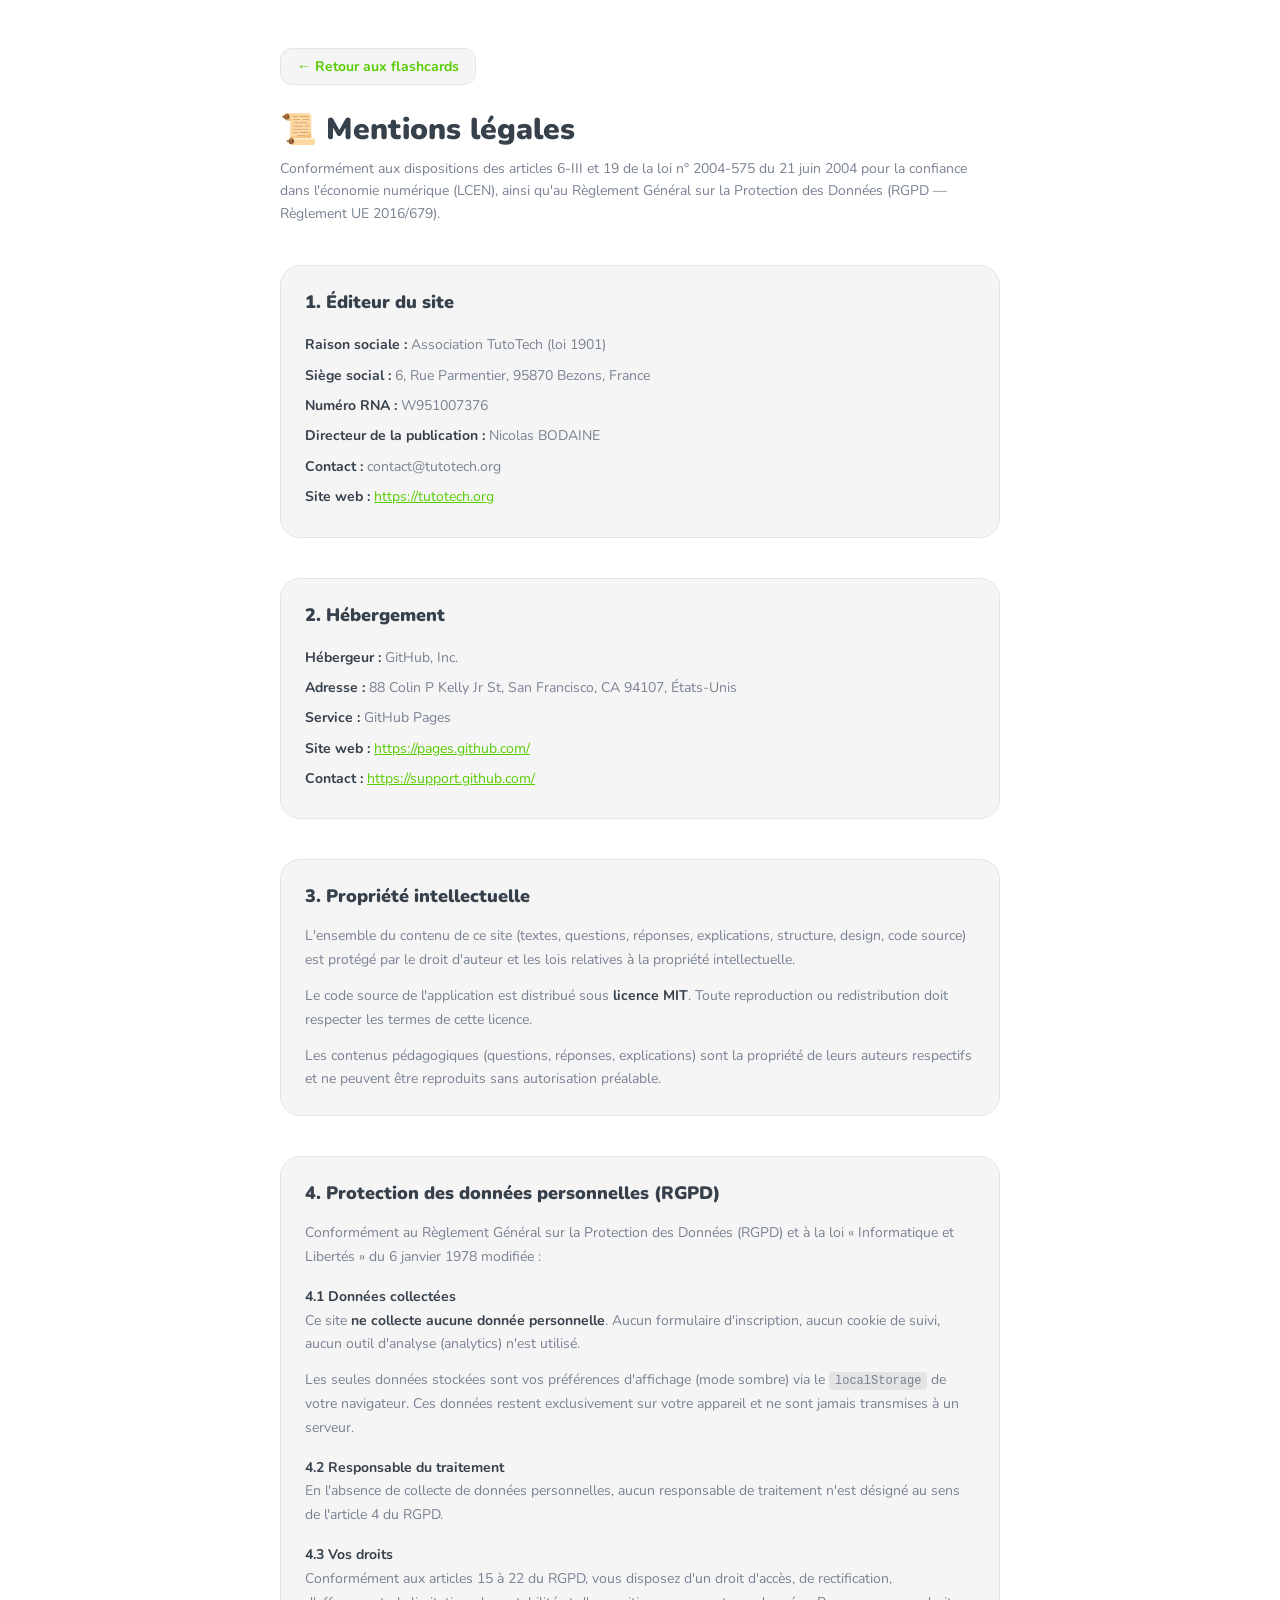
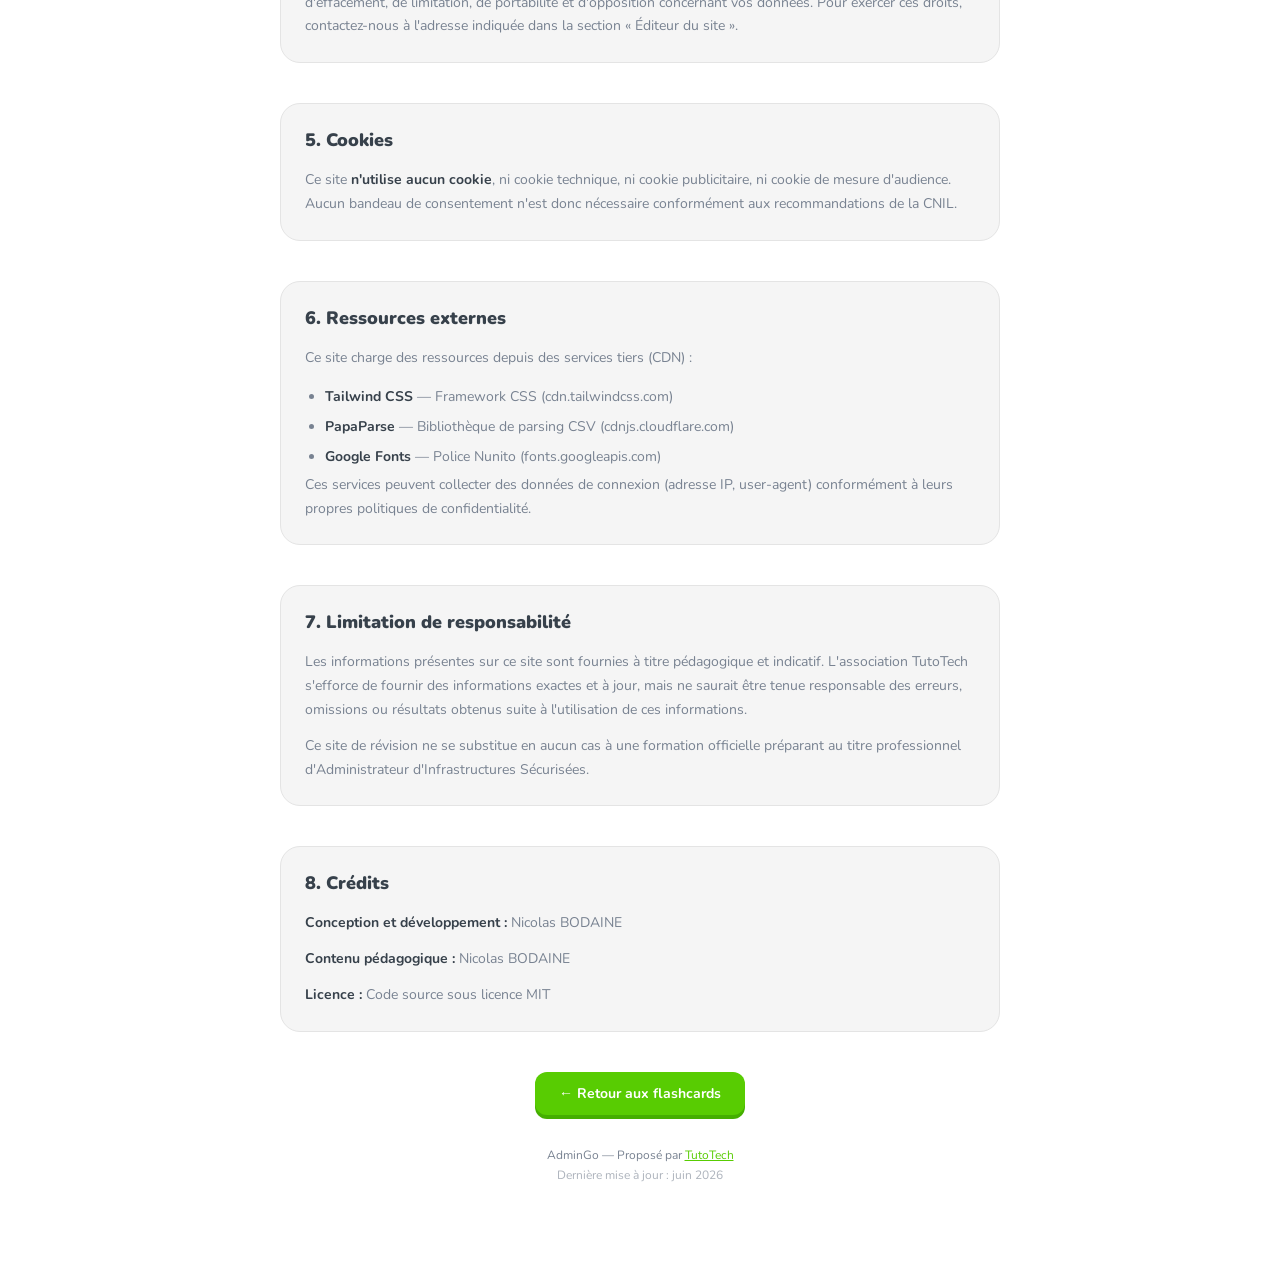
<file: mentions-legales.html>
<!DOCTYPE html>
<html lang="fr">

<head>
    <meta charset="UTF-8" />
    <meta name="viewport" content="width=device-width, initial-scale=1.0" />
    <title>Mentions légales — AdminGo</title>
    <meta name="description" content="Mentions légales du site AdminGo, application de révision pour l'examen AIS." />
    <meta name="robots" content="noindex" />

    <!-- Custom Styles (shared variables & font) -->
    <link rel="stylesheet" href="styles.css" />

    <!-- Favicon -->
    <link rel="icon"
        href="data:image/svg+xml,<svg xmlns='http://www.w3.org/2000/svg' viewBox='0 0 100 100'><text y='.9em' font-size='90'>🎓</text></svg>" />

    <!-- Self-contained page styles (no Tailwind dependency) -->
    <style>
        .legal-wrapper {
            max-width: 48rem;
            margin: 0 auto;
            padding: 2rem 1rem;
        }

        @media (min-width: 640px) {
            .legal-wrapper {
                padding: 3rem 1.5rem;
            }
        }

        /* Back link button */
        .legal-back {
            display: inline-flex;
            align-items: center;
            gap: 0.5rem;
            margin-bottom: 1.5rem;
            font-size: 0.875rem;
            font-weight: 700;
            border-radius: 0.75rem;
            padding: 0.5rem 1rem;
            text-decoration: none;
            transition: background 0.2s, transform 0.1s;
            background: rgb(var(--color-surface));
            color: rgb(var(--color-primary));
            border: 1px solid rgb(var(--color-border));
        }

        .legal-back:hover {
            background: rgba(var(--color-primary), 0.08);
        }

        .legal-back:active {
            transform: translateY(1px);
        }

        /* Page title */
        .legal-title {
            font-size: 1.5rem;
            font-weight: 900;
            margin-bottom: 0.5rem;
            color: rgb(var(--color-text));
        }

        @media (min-width: 640px) {
            .legal-title {
                font-size: 1.875rem;
            }
        }

        .legal-subtitle {
            font-size: 0.875rem;
            margin-bottom: 2rem;
            color: rgb(var(--color-text-secondary));
            line-height: 1.6;
        }

        @media (min-width: 640px) {
            .legal-subtitle {
                margin-bottom: 2.5rem;
            }
        }

        /* Section cards */
        .legal-section {
            margin-bottom: 1.5rem;
            padding: 1.25rem;
            border-radius: 1rem;
            background: rgb(var(--color-surface));
            border: 1px solid rgb(var(--color-border));
        }

        @media (min-width: 640px) {
            .legal-section {
                margin-bottom: 2.5rem;
                padding: 1.5rem;
                border-radius: 1.25rem;
            }
        }

        .legal-section h2 {
            font-size: 1rem;
            font-weight: 900;
            margin-bottom: 0.75rem;
            color: rgb(var(--color-text));
        }

        @media (min-width: 640px) {
            .legal-section h2 {
                font-size: 1.125rem;
                margin-bottom: 1rem;
            }
        }

        .legal-section h3 {
            font-weight: 700;
            margin-top: 1rem;
            color: rgb(var(--color-text));
            font-size: 0.875rem;
        }

        .legal-section ul {
            list-style: none;
            padding: 0;
            margin: 0;
        }

        .legal-section ul li {
            padding: 0.25rem 0;
            font-size: 0.875rem;
            line-height: 1.6;
            color: rgb(var(--color-text-secondary));
        }

        .legal-section ul li strong {
            color: rgb(var(--color-text));
        }

        .legal-section .legal-text {
            font-size: 0.875rem;
            line-height: 1.7;
            color: rgb(var(--color-text-secondary));
        }

        .legal-section .legal-text p {
            margin-bottom: 0.75rem;
        }

        .legal-section .legal-text p:last-child {
            margin-bottom: 0;
        }

        .legal-section .legal-text strong {
            color: rgb(var(--color-text));
        }

        .legal-section a {
            color: rgb(var(--color-primary));
            text-decoration: underline;
            overflow-wrap: break-word;
            word-break: break-word;
        }

        .legal-section code {
            padding: 0.125rem 0.375rem;
            border-radius: 0.25rem;
            font-size: 0.75rem;
            background: rgb(var(--color-border));
        }

        .legal-section .legal-list-disc {
            list-style: disc;
            padding-left: 1.25rem;
        }

        /* Bottom CTA button */
        .legal-cta {
            text-align: center;
            margin-top: 1.5rem;
        }

        @media (min-width: 640px) {
            .legal-cta {
                margin-top: 2rem;
            }
        }

        .legal-cta a {
            display: inline-flex;
            align-items: center;
            gap: 0.5rem;
            font-size: 0.875rem;
            font-weight: 700;
            border-radius: 0.75rem;
            padding: 0.75rem 1.5rem;
            text-decoration: none;
            transition: transform 0.1s;
            background: rgb(var(--color-primary));
            color: #fff;
            box-shadow: 0 4px 0 rgb(var(--color-primary-dark));
        }

        .legal-cta a:active {
            transform: translateY(3px);
            box-shadow: none;
        }

        /* Footer */
        .legal-footer {
            text-align: center;
            padding: 2rem 0;
            font-size: 0.75rem;
            color: rgb(var(--color-text-secondary));
        }

        .legal-footer a {
            color: rgb(var(--color-primary));
            text-decoration: underline;
        }

        .legal-footer .legal-date {
            margin-top: 0.25rem;
            opacity: 0.6;
        }
    </style>
</head>

<body style="background: rgb(var(--color-bg)); color: rgb(var(--color-text)); min-height: 100vh;">

    <div class="legal-wrapper">

        <!-- Back link -->
        <a href="index.html" class="legal-back">← Retour aux flashcards</a>

        <h1 class="legal-title">📜 Mentions légales</h1>
        <p class="legal-subtitle">
            Conformément aux dispositions des articles 6-III et 19 de la loi n° 2004-575 du 21 juin 2004 pour la
            confiance dans l'économie numérique (LCEN), ainsi qu'au Règlement Général sur la Protection des Données
            (RGPD — Règlement UE 2016/679).
        </p>

        <!-- 1. Éditeur du site -->
        <section class="legal-section">
            <h2>1. Éditeur du site</h2>
            <ul>
                <li><strong>Raison sociale :</strong> Association TutoTech (loi 1901)</li>
                <li><strong>Siège social :</strong> 6, Rue Parmentier, 95870 Bezons, France</li>
                <li><strong>Numéro RNA :</strong> W951007376</li>
                <li><strong>Directeur de la publication :</strong> Nicolas BODAINE</li>
                <li><strong>Contact :</strong> contact@tutotech.org</li>
                <li><strong>Site web :</strong> <a href="https://tutotech.org" target="_blank"
                        rel="noopener noreferrer">https://tutotech.org</a></li>
            </ul>
        </section>

        <!-- 2. Hébergement -->
        <section class="legal-section">
            <h2>2. Hébergement</h2>
            <ul>
                <li><strong>Hébergeur :</strong> GitHub, Inc.</li>
                <li><strong>Adresse :</strong> 88 Colin P Kelly Jr St, San Francisco, CA 94107, États-Unis</li>
                <li><strong>Service :</strong> GitHub Pages</li>
                <li><strong>Site web :</strong> <a href="https://pages.github.com/" target="_blank"
                        rel="noopener noreferrer">https://pages.github.com/</a></li>
                <li><strong>Contact :</strong> <a href="https://support.github.com/" target="_blank"
                        rel="noopener noreferrer">https://support.github.com/</a></li>
            </ul>
        </section>

        <!-- 3. Propriété intellectuelle -->
        <section class="legal-section">
            <h2>3. Propriété intellectuelle</h2>
            <div class="legal-text">
                <p>
                    L'ensemble du contenu de ce site (textes, questions, réponses, explications, structure, design, code
                    source) est protégé par le droit d'auteur et les lois relatives à la propriété intellectuelle.
                </p>
                <p>
                    Le code source de l'application est distribué sous <strong>licence MIT</strong>. Toute reproduction
                    ou redistribution doit respecter les termes de cette licence.
                </p>
                <p>
                    Les contenus pédagogiques (questions, réponses, explications) sont la propriété de leurs auteurs
                    respectifs et ne peuvent être reproduits sans autorisation préalable.
                </p>
            </div>
        </section>

        <!-- 4. Protection des données personnelles (RGPD) -->
        <section class="legal-section">
            <h2>4. Protection des données personnelles (RGPD)</h2>
            <div class="legal-text">
                <p>
                    Conformément au Règlement Général sur la Protection des Données (RGPD) et à la loi « Informatique et
                    Libertés » du 6 janvier 1978 modifiée :
                </p>
                <h3>4.1 Données collectées</h3>
                <p>
                    Ce site <strong>ne collecte aucune donnée personnelle</strong>. Aucun formulaire d'inscription,
                    aucun cookie de suivi, aucun outil d'analyse (analytics) n'est utilisé.
                </p>
                <p>
                    Les seules données stockées sont vos préférences d'affichage (mode sombre) via le
                    <code>localStorage</code> de votre navigateur. Ces données restent exclusivement sur votre appareil
                    et ne sont jamais transmises à un serveur.
                </p>

                <h3>4.2 Responsable du traitement</h3>
                <p>
                    En l'absence de collecte de données personnelles, aucun responsable de traitement n'est désigné au
                    sens de l'article 4 du RGPD.
                </p>

                <h3>4.3 Vos droits</h3>
                <p>
                    Conformément aux articles 15 à 22 du RGPD, vous disposez d'un droit d'accès, de rectification,
                    d'effacement, de limitation, de portabilité et d'opposition concernant vos données. Pour exercer ces
                    droits, contactez-nous à l'adresse indiquée dans la section « Éditeur du site ».
                </p>
            </div>
        </section>

        <!-- 5. Cookies -->
        <section class="legal-section">
            <h2>5. Cookies</h2>
            <div class="legal-text">
                <p>
                    Ce site <strong>n'utilise aucun cookie</strong>, ni cookie technique, ni cookie publicitaire, ni
                    cookie de mesure d'audience. Aucun bandeau de consentement n'est donc nécessaire conformément aux
                    recommandations de la CNIL.
                </p>
            </div>
        </section>

        <!-- 6. Ressources externes -->
        <section class="legal-section">
            <h2>6. Ressources externes</h2>
            <div class="legal-text">
                <p>Ce site charge des ressources depuis des services tiers (CDN) :</p>
                <ul class="legal-list-disc">
                    <li><strong>Tailwind CSS</strong> — Framework CSS (cdn.tailwindcss.com)</li>
                    <li><strong>PapaParse</strong> — Bibliothèque de parsing CSV (cdnjs.cloudflare.com)</li>
                    <li><strong>Google Fonts</strong> — Police Nunito (fonts.googleapis.com)</li>
                </ul>
                <p>
                    Ces services peuvent collecter des données de connexion (adresse IP, user-agent) conformément à
                    leurs propres politiques de confidentialité.
                </p>
            </div>
        </section>

        <!-- 7. Limitation de responsabilité -->
        <section class="legal-section">
            <h2>7. Limitation de responsabilité</h2>
            <div class="legal-text">
                <p>
                    Les informations présentes sur ce site sont fournies à titre pédagogique et indicatif. L'association
                    TutoTech s'efforce de fournir des informations exactes et à jour, mais ne saurait être tenue
                    responsable des erreurs, omissions ou résultats obtenus suite à l'utilisation de ces informations.
                </p>
                <p>
                    Ce site de révision ne se substitue en aucun cas à une formation officielle préparant au titre
                    professionnel d'Administrateur d'Infrastructures Sécurisées.
                </p>
            </div>
        </section>

        <!-- 8. Crédits -->
        <section class="legal-section">
            <h2>8. Crédits</h2>
            <div class="legal-text">
                <p><strong>Conception et développement :</strong> Nicolas BODAINE</p>
                <p><strong>Contenu pédagogique :</strong> Nicolas BODAINE</p>
                <p><strong>Licence :</strong> Code source sous licence MIT</p>
            </div>
        </section>

        <!-- Back link bottom -->
        <div class="legal-cta">
            <a href="index.html">← Retour aux flashcards</a>
        </div>

        <footer class="legal-footer">
            <p>AdminGo — Proposé par <a href="https://tutotech.org" target="_blank"
                    rel="noopener noreferrer">TutoTech</a></p>
            <p class="legal-date">Dernière mise à jour : juin 2026</p>
        </footer>

    </div>

</body>

</html>
</file>
<file: styles.css>
/* ============================================
   AIS Flashcard SPA - Custom Styles
   ============================================ */

/* --- Google Font --- */
@import url('https://fonts.googleapis.com/css2?family=Nunito:wght@400;600;700;800;900&display=swap');

/* --- CSS Variables --- */
:root {
  --color-primary: 88, 204, 2;
  /* Duolingo green */
  --color-primary-dark: 68, 174, 0;
  --color-secondary: 28, 176, 246;
  /* Duolingo blue */
  --color-accent: 255, 150, 0;
  /* Orange accent */
  --color-danger: 255, 75, 75;
  /* Red */
  --color-bg: 255, 255, 255;
  --color-surface: 245, 245, 245;
  --color-text: 55, 65, 75;
  --color-text-secondary: 120, 130, 145;
  --color-border: 228, 228, 228;
  --flip-duration: 0.6s;
}

/* --- Dark Mode Variables --- */
html.dark {
  --color-bg: 25, 25, 35;
  --color-surface: 35, 35, 50;
  --color-text: 235, 235, 245;
  --color-text-secondary: 160, 165, 180;
  --color-border: 60, 60, 80;
}

/* --- Base --- */
* {
  margin: 0;
  padding: 0;
  box-sizing: border-box;
}

body {
  font-family: 'Nunito', sans-serif;
  background-color: rgb(var(--color-bg));
  color: rgb(var(--color-text));
  transition: background-color 0.4s ease, color 0.4s ease;
  min-height: 100vh;
  overflow-x: hidden;
  /* Firefox scrollbar styling */
  scrollbar-width: thin;
  scrollbar-color: rgb(var(--color-primary)) rgb(var(--color-surface));
}

/* ============================================
   INTERACTIVE PARTICLE NETWORK
   ============================================ */
#particle-canvas {
  position: fixed;
  top: 0;
  left: 0;
  width: 100%;
  height: 100%;
  z-index: 0;
  pointer-events: none;
}

/* Ensure content sits above particles */
#app-container,
#loading-screen {
  position: relative;
  z-index: 1;
}

/* --- Custom Scrollbar --- */
::-webkit-scrollbar {
  width: 8px;
}

::-webkit-scrollbar-track {
  background: rgb(var(--color-surface));
}

::-webkit-scrollbar-thumb {
  background: rgb(var(--color-primary));
  border-radius: 999px;
}

/* ============================================
   PROGRESS BAR
   ============================================ */
.progress-container {
  background: rgb(var(--color-surface));
  border-radius: 999px;
  overflow: hidden;
  height: 18px;
  box-shadow: inset 0 2px 4px rgba(0, 0, 0, 0.1);
}

.progress-bar {
  height: 100%;
  border-radius: 999px;
  background: linear-gradient(90deg, rgb(var(--color-primary)), rgb(var(--color-secondary)));
  transition: width 0.5s cubic-bezier(0.34, 1.56, 0.64, 1);
  position: relative;
  min-width: 0;
}

.progress-bar::after {
  content: '';
  position: absolute;
  top: 3px;
  left: 8px;
  right: 8px;
  height: 5px;
  background: rgba(255, 255, 255, 0.3);
  border-radius: 999px;
}

/* ============================================
   DUOLINGO-STYLE BUTTONS
   ============================================ */
.btn-duo {
  font-family: 'Nunito', sans-serif;
  font-weight: 700;
  border: none;
  border-radius: 16px;
  padding: 14px 32px;
  font-size: 1rem;
  cursor: pointer;
  transition: all 0.15s ease;
  text-transform: uppercase;
  letter-spacing: 0.5px;
  position: relative;
  user-select: none;
}

.btn-duo:active {
  transform: translateY(4px);
  box-shadow: none !important;
}

/* Keyboard focus indicator (accessibility) */
.btn-duo:focus-visible,
.theme-toggle:focus-visible,
.card-flipper:focus-visible {
  outline: 3px solid rgb(var(--color-secondary));
  outline-offset: 3px;
}

.btn-primary {
  background: rgb(var(--color-primary));
  color: #fff;
  box-shadow: 0 4px 0 rgb(var(--color-primary-dark));
}

.btn-primary:hover {
  filter: brightness(1.08);
}

.btn-secondary {
  background: rgb(var(--color-secondary));
  color: #fff;
  box-shadow: 0 4px 0 rgba(var(--color-secondary), 0.7);
}

.btn-secondary:hover {
  filter: brightness(1.08);
}

.btn-accent {
  background: rgb(var(--color-accent));
  color: #fff;
  box-shadow: 0 4px 0 rgba(var(--color-accent), 0.7);
}

.btn-accent:hover {
  filter: brightness(1.08);
}

.btn-ghost {
  background: rgb(var(--color-surface));
  color: rgb(var(--color-text));
  box-shadow: 0 4px 0 rgb(var(--color-border));
  border: 2px solid rgb(var(--color-border));
}

.btn-ghost:hover {
  filter: brightness(0.96);
}

/* ============================================
   FLASHCARD 3D FLIP
   ============================================ */
.card-scene {
  perspective: 1200px;
  width: 100%;
  max-width: 640px;
  cursor: pointer;
  /* Prevent mobile scroll conflicts on touch */
  touch-action: manipulation;
}

.card-flipper {
  position: relative;
  width: 100%;
  min-height: 320px;
  transition: transform var(--flip-duration) cubic-bezier(0.4, 0.2, 0.2, 1);
  transform-style: preserve-3d;
  /* Grid stack: both faces occupy same cell so parent grows to tallest */
  display: grid;
}

.card-flipper.is-flipped {
  transform: rotateY(180deg);
}

.card-face {
  /* Both faces stack in same grid cell */
  grid-area: 1 / 1;
  width: 100%;
  min-height: 320px;
  backface-visibility: hidden;
  -webkit-backface-visibility: hidden;
  -moz-backface-visibility: hidden;
  border-radius: 24px;
  padding: 32px;
  display: flex;
  flex-direction: column;
  justify-content: center;
  align-items: center;
  text-align: center;
  overflow-y: auto;
}

.card-front {
  /* Explicit transform required for Firefox backface-visibility support */
  transform: rotateY(0deg);
  z-index: 2;
  background: linear-gradient(145deg, rgb(var(--color-surface)), rgb(var(--color-surface)));
  border: 2px solid rgb(var(--color-border));
  box-shadow: 0 8px 32px rgba(0, 0, 0, 0.08);
}

.card-back {
  transform: rotateY(180deg);
  z-index: 1;
  background: rgb(var(--color-surface));
  border: 2px solid rgba(var(--color-primary), 0.3);
  box-shadow: 0 8px 32px rgba(0, 0, 0, 0.08);
}

.card-scene:hover .card-flipper {
  box-shadow: 0 12px 40px rgba(0, 0, 0, 0.12);
}

/* Badge domaine */
.badge {
  display: inline-block;
  padding: 6px 16px;
  border-radius: 999px;
  font-size: 0.75rem;
  font-weight: 800;
  text-transform: uppercase;
  letter-spacing: 1px;
  background: rgba(var(--color-primary), 0.15);
  color: rgb(var(--color-primary-dark));
  margin-bottom: 12px;
}

html.dark .badge {
  background: rgba(var(--color-primary), 0.25);
  color: rgb(var(--color-primary));
}

/* --- Domain-specific badge colors --- */
.badge[data-domain-color="0"] {
  background: rgba(88, 204, 2, 0.15);
  color: #3a8c00;
}

.badge[data-domain-color="1"] {
  background: rgba(28, 176, 246, 0.15);
  color: #0e7cc2;
}

.badge[data-domain-color="2"] {
  background: rgba(206, 75, 224, 0.15);
  color: #9b35ad;
}

.badge[data-domain-color="3"] {
  background: rgba(255, 75, 75, 0.15);
  color: #cc3030;
}

.badge[data-domain-color="4"] {
  background: rgba(255, 150, 0, 0.15);
  color: #c47300;
}

.badge[data-domain-color="5"] {
  background: rgba(0, 194, 168, 0.15);
  color: #00897a;
}

.badge[data-domain-color="6"] {
  background: rgba(100, 120, 255, 0.15);
  color: #3d4fd4;
}

.badge[data-domain-color="7"] {
  background: rgba(255, 100, 150, 0.15);
  color: #cc3366;
}

.badge[data-domain-color="8"] {
  background: rgba(160, 132, 72, 0.15);
  color: #8a7030;
}

html.dark .badge[data-domain-color="0"] {
  background: rgba(88, 204, 2, 0.2);
  color: #6de030;
}

html.dark .badge[data-domain-color="1"] {
  background: rgba(28, 176, 246, 0.2);
  color: #50c8ff;
}

html.dark .badge[data-domain-color="2"] {
  background: rgba(206, 75, 224, 0.2);
  color: #d580e8;
}

html.dark .badge[data-domain-color="3"] {
  background: rgba(255, 75, 75, 0.2);
  color: #ff7070;
}

html.dark .badge[data-domain-color="4"] {
  background: rgba(255, 150, 0, 0.2);
  color: #ffb040;
}

html.dark .badge[data-domain-color="5"] {
  background: rgba(0, 194, 168, 0.2);
  color: #40ddcc;
}

html.dark .badge[data-domain-color="6"] {
  background: rgba(100, 120, 255, 0.2);
  color: #8090ff;
}

html.dark .badge[data-domain-color="7"] {
  background: rgba(255, 100, 150, 0.2);
  color: #ff80a0;
}

html.dark .badge[data-domain-color="8"] {
  background: rgba(160, 132, 72, 0.2);
  color: #c8b060;
}

/* Domain color accent line on card top */
.card-front::before {
  content: '';
  position: absolute;
  top: 0;
  left: 24px;
  right: 24px;
  height: 4px;
  border-radius: 0 0 4px 4px;
  background: rgb(var(--domain-accent, var(--color-primary)));
  transition: background 0.3s;
}

.sujet-label {
  font-size: 0.85rem;
  color: rgb(var(--color-text-secondary));
  margin-bottom: 16px;
  font-weight: 600;
}

.question-text {
  font-size: 1.35rem;
  font-weight: 800;
  line-height: 1.5;
  color: rgb(var(--color-text));
}

.reponse-text {
  font-size: 1.2rem;
  font-weight: 800;
  color: rgb(var(--color-primary-dark));
  margin-bottom: 16px;
  line-height: 1.4;
}

html.dark .reponse-text {
  color: rgb(var(--color-primary));
}

.explication-text {
  font-size: 0.95rem;
  color: rgb(var(--color-text-secondary));
  line-height: 1.6;
  max-width: 500px;
}

/* Flip hint */
.flip-hint {
  font-size: 0.75rem;
  color: rgb(var(--color-text-secondary));
  margin-top: 16px;
  opacity: 0.7;
  animation: pulse-hint 2s ease-in-out infinite;
}

@keyframes pulse-hint {

  0%,
  100% {
    opacity: 0.4;
  }

  50% {
    opacity: 0.9;
  }
}

/* ============================================
   CARD SLIDE ANIMATION
   ============================================ */
.card-scene {
  overflow: hidden;
}

.card-flipper {
  transition: transform var(--flip-duration) cubic-bezier(0.4, 0.2, 0.2, 1);
}

.card-slide-out-left {
  animation: slide-out-left 0.25s ease-in forwards;
}

.card-slide-in-right {
  animation: slide-in-right 0.3s ease-out forwards;
}

.card-slide-out-right {
  animation: slide-out-right 0.25s ease-in forwards;
}

.card-slide-in-left {
  animation: slide-in-left 0.3s ease-out forwards;
}

@keyframes slide-out-left {
  0% {
    opacity: 1;
    transform: translateX(0);
  }

  100% {
    opacity: 0;
    transform: translateX(-60px);
  }
}

@keyframes slide-in-right {
  0% {
    opacity: 0;
    transform: translateX(60px);
  }

  100% {
    opacity: 1;
    transform: translateX(0);
  }
}

@keyframes slide-out-right {
  0% {
    opacity: 1;
    transform: translateX(0);
  }

  100% {
    opacity: 0;
    transform: translateX(60px);
  }
}

@keyframes slide-in-left {
  0% {
    opacity: 0;
    transform: translateX(-60px);
  }

  100% {
    opacity: 1;
    transform: translateX(0);
  }
}

/* ============================================
   SCORE BUTTONS
   ============================================ */
.score-panel {
  display: flex;
  gap: 12px;
  justify-content: center;
  align-items: center;
  margin-top: 20px;
  opacity: 0;
  transform: translateY(8px);
  transition: opacity 0.3s, transform 0.3s;
  pointer-events: none;
}

.score-panel.visible {
  opacity: 1;
  transform: translateY(0);
  pointer-events: auto;
}

.btn-score {
  font-family: 'Nunito', sans-serif;
  font-weight: 800;
  font-size: 0.85rem;
  border: none;
  border-radius: 14px;
  padding: 10px 24px;
  cursor: pointer;
  transition: all 0.15s ease;
  user-select: none;
  display: flex;
  align-items: center;
  gap: 6px;
}

.btn-score:active {
  transform: translateY(3px);
  box-shadow: none !important;
}

.btn-score--knew {
  background: rgba(var(--color-primary), 0.12);
  color: rgb(var(--color-primary-dark));
  box-shadow: 0 3px 0 rgba(var(--color-primary), 0.25);
}

.btn-score--knew:hover {
  background: rgba(var(--color-primary), 0.2);
}

html.dark .btn-score--knew {
  color: rgb(var(--color-primary));
}

.btn-score--didnt {
  background: rgba(var(--color-danger), 0.1);
  color: rgb(var(--color-danger));
  box-shadow: 0 3px 0 rgba(var(--color-danger), 0.2);
}

.btn-score--didnt:hover {
  background: rgba(var(--color-danger), 0.18);
}

.score-display {
  font-size: 0.8rem;
  font-weight: 700;
  padding: 6px 14px;
  border-radius: 999px;
  background: rgb(var(--color-surface));
  border: 1px solid rgb(var(--color-border));
  color: rgb(var(--color-text-secondary));
  display: flex;
  align-items: center;
  gap: 8px;
}

.score-display .score-knew {
  color: rgb(var(--color-primary-dark));
}

html.dark .score-display .score-knew {
  color: rgb(var(--color-primary));
}

.score-display .score-didnt {
  color: rgb(var(--color-danger));
}

/* ============================================
   DOMAIN FILTERS
   ============================================ */
.filter-panel {
  background: rgb(var(--color-surface));
  border-radius: 20px;
  padding: 20px;
  border: 2px solid rgb(var(--color-border));
}

/* ============================================
   EXAM SELECTOR (segmented control)
   ============================================ */
.exam-toggle {
  display: flex;
  gap: 6px;
  background: rgb(var(--color-bg));
  border: 2px solid rgb(var(--color-border));
  border-radius: 14px;
  padding: 4px;
}

.exam-btn {
  flex: 1;
  font-family: 'Nunito', sans-serif;
  font-weight: 800;
  font-size: 0.8rem;
  text-transform: uppercase;
  letter-spacing: 0.5px;
  padding: 8px 4px;
  border: none;
  border-radius: 10px;
  background: transparent;
  color: rgb(var(--color-text-secondary));
  cursor: pointer;
  transition: background 0.2s, color 0.2s, transform 0.15s;
}

.exam-btn:hover {
  background: rgba(var(--color-primary), 0.08);
  color: rgb(var(--color-text));
}

.exam-btn.active {
  background: rgb(var(--color-primary));
  color: #fff;
  box-shadow: 0 2px 0 rgb(var(--color-primary-dark));
}

.exam-btn:active {
  transform: translateY(2px);
}

.exam-btn:focus-visible {
  outline: 3px solid rgb(var(--color-secondary));
  outline-offset: 2px;
}

.filter-item {
  display: flex;
  align-items: center;
  gap: 10px;
  padding: 8px 12px;
  border-radius: 12px;
  cursor: pointer;
  transition: background 0.2s, transform 0.15s;
  font-size: 0.85rem;
  font-weight: 600;
  color: rgb(var(--color-text));
}

/* Point 8 : Checkbox bounce micro-animation */
.filter-item.filter-bounce {
  animation: filter-pop 0.3s cubic-bezier(0.34, 1.56, 0.64, 1);
}

@keyframes filter-pop {
  0% {
    transform: scale(1);
  }

  40% {
    transform: scale(1.06);
  }

  100% {
    transform: scale(1);
  }
}

.filter-item:hover {
  background: rgba(var(--color-primary), 0.08);
}

.filter-item input[type="checkbox"] {
  accent-color: rgb(var(--color-primary));
  width: 18px;
  height: 18px;
  cursor: pointer;
}

/* ============================================
   SEARCH BAR
   ============================================ */
.search-wrapper {
  position: relative;
  display: flex;
  align-items: center;
}

.search-input {
  width: 100%;
  padding: 10px 36px 10px 14px;
  border-radius: 12px;
  border: 2px solid rgb(var(--color-border));
  background: rgb(var(--color-bg));
  color: rgb(var(--color-text));
  font-family: 'Nunito', sans-serif;
  font-size: 0.85rem;
  font-weight: 600;
  transition: border-color 0.2s, box-shadow 0.2s;
  outline: none;
}

.search-input::placeholder {
  color: rgb(var(--color-text-secondary));
  opacity: 0.7;
}

.search-input:focus {
  border-color: rgb(var(--color-primary));
  box-shadow: 0 0 0 3px rgba(var(--color-primary), 0.15);
}

.search-clear {
  position: absolute;
  right: 8px;
  top: 50%;
  transform: translateY(-50%);
  background: none;
  border: none;
  color: rgb(var(--color-text-secondary));
  font-size: 0.85rem;
  cursor: pointer;
  padding: 4px;
  line-height: 1;
  border-radius: 50%;
  transition: color 0.2s, background 0.2s;
}

.search-clear:hover {
  color: rgb(var(--color-danger));
  background: rgba(var(--color-danger), 0.1);
}

/* ============================================
   DARK MODE TOGGLE
   ============================================ */
.theme-toggle {
  background: rgb(var(--color-surface));
  border: 2px solid rgb(var(--color-border));
  border-radius: 999px;
  width: 48px;
  height: 48px;
  display: flex;
  align-items: center;
  justify-content: center;
  cursor: pointer;
  font-size: 1.3rem;
  transition: all 0.3s ease;
  box-shadow: 0 3px 0 rgb(var(--color-border));
}

.theme-toggle:hover {
  transform: rotate(20deg) scale(1.1);
}

.theme-toggle:active {
  transform: translateY(3px);
  box-shadow: none;
}

/* ============================================
   CYBERPUNK EASTER EGG
   ============================================ */

/* Scanlines overlay */
html.cyberpunk body::after {
  content: '';
  position: fixed;
  top: 0;
  left: 0;
  width: 100%;
  height: 100%;
  background: repeating-linear-gradient(0deg,
      rgba(0, 255, 65, 0.03) 0px,
      rgba(0, 255, 65, 0.03) 1px,
      transparent 1px,
      transparent 3px);
  pointer-events: none;
  z-index: 9999;
  animation: scanlines-move 0.1s linear infinite;
}

@keyframes scanlines-move {
  0% {
    background-position: 0 0;
  }

  100% {
    background-position: 0 3px;
  }
}

html.cyberpunk {
  --color-bg: 5, 5, 8;
  --color-surface: 10, 12, 15;
  --color-text: 0, 255, 65;
  --color-text-secondary: 0, 200, 80;
  --color-border: 0, 255, 65;
  --color-primary: 0, 255, 65;
  --color-primary-dark: 0, 200, 50;
  --color-secondary: 0, 255, 200;
  --color-accent: 255, 0, 100;
}

html.cyberpunk body {
  font-family: 'Courier New', 'Lucida Console', monospace !important;
  text-shadow: 0 0 8px rgba(0, 255, 65, 0.6);
}

html.cyberpunk .card-front,
html.cyberpunk .card-back {
  border: 1px solid rgba(0, 255, 65, 0.5);
  box-shadow:
    0 0 15px rgba(0, 255, 65, 0.15),
    inset 0 0 30px rgba(0, 255, 65, 0.03);
  animation: glitch-border 3s infinite;
}

@keyframes glitch-border {

  0%,
  90%,
  100% {
    border-color: rgba(0, 255, 65, 0.5);
    box-shadow: 0 0 15px rgba(0, 255, 65, 0.15);
  }

  92% {
    border-color: rgba(255, 0, 100, 0.8);
    box-shadow: 0 0 25px rgba(255, 0, 100, 0.3), -3px 0 0 rgba(0, 255, 255, 0.3);
  }

  94% {
    border-color: rgba(0, 255, 255, 0.8);
    box-shadow: 0 0 25px rgba(0, 255, 255, 0.3), 3px 0 0 rgba(255, 0, 100, 0.3);
  }

  96% {
    border-color: rgba(0, 255, 65, 0.5);
  }
}

html.cyberpunk .badge {
  background: rgba(0, 255, 65, 0.15);
  color: #00ff41;
  border: 1px solid rgba(0, 255, 65, 0.4);
  text-shadow: 0 0 6px rgba(0, 255, 65, 0.6);
}

html.cyberpunk .btn-duo {
  font-family: 'Courier New', monospace !important;
  text-shadow: 0 0 6px rgba(0, 255, 65, 0.5);
  border: 1px solid rgba(0, 255, 65, 0.3);
}

html.cyberpunk .btn-primary {
  background: rgba(0, 255, 65, 0.15);
  color: #00ff41;
  box-shadow: 0 4px 0 rgba(0, 255, 65, 0.3), 0 0 12px rgba(0, 255, 65, 0.1);
}

html.cyberpunk .progress-bar {
  background: linear-gradient(90deg, #00ff41, #00ffc8);
  box-shadow: 0 0 12px rgba(0, 255, 65, 0.4);
}

html.cyberpunk .progress-container {
  border: 1px solid rgba(0, 255, 65, 0.3);
}

html.cyberpunk .filter-panel {
  border: 1px solid rgba(0, 255, 65, 0.3);
  box-shadow: 0 0 10px rgba(0, 255, 65, 0.08);
}

html.cyberpunk .theme-toggle {
  border-color: rgba(0, 255, 65, 0.4);
  color: #00ff41;
  text-shadow: 0 0 8px rgba(0, 255, 65, 0.6);
  box-shadow: 0 3px 0 rgba(0, 255, 65, 0.3);
}

/* Cyberpunk flash notification */
.cyber-notify {
  position: fixed;
  top: 50%;
  left: 50%;
  transform: translate(-50%, -50%);
  background: rgba(0, 0, 0, 0.95);
  color: #00ff41;
  font-family: 'Courier New', monospace;
  font-size: 2rem;
  font-weight: bold;
  padding: 30px 50px;
  border: 2px solid #00ff41;
  border-radius: 4px;
  z-index: 10000;
  text-shadow: 0 0 20px rgba(0, 255, 65, 0.8);
  box-shadow: 0 0 60px rgba(0, 255, 65, 0.3);
  animation: cyber-flash 1.5s ease-out forwards;
  pointer-events: none;
}

@keyframes cyber-flash {
  0% {
    opacity: 0;
    transform: translate(-50%, -50%) scale(0.5);
  }

  20% {
    opacity: 1;
    transform: translate(-50%, -50%) scale(1.1);
  }

  40% {
    transform: translate(-50%, -50%) scale(1);
  }

  100% {
    opacity: 0;
    transform: translate(-50%, -50%) scale(1);
  }
}

/* ============================================
   RESPONSIVE
   ============================================ */
@media (max-width: 768px) {

  /* Fix 1: Header must not overflow */
  .glass-header .max-w-6xl {
    gap: 8px;
  }

  .glass-header .progress-container {
    height: 12px;
  }

  .theme-toggle {
    width: 38px;
    height: 38px;
    font-size: 1.1rem;
  }

  .score-display {
    font-size: 0.7rem;
    padding: 4px 8px;
    gap: 4px;
  }

  .card-flipper {
    min-height: 280px;
  }

  .card-face {
    min-height: 280px;
    padding: 24px 20px;
  }

  .question-text {
    font-size: 1.1rem;
  }

  .reponse-text {
    font-size: 1.05rem;
  }

  .explication-text {
    font-size: 0.85rem;
  }

  .btn-duo {
    padding: 12px 22px;
    font-size: 0.9rem;
  }

  .cyber-notify {
    font-size: 1.2rem;
    padding: 20px 30px;
  }
}

@media (max-width: 480px) {

  .card-flipper {
    min-height: 240px;
  }

  .card-face {
    min-height: 240px;
    padding: 20px 16px;
  }

  .question-text {
    font-size: 1rem;
  }

  .btn-duo {
    padding: 10px 18px;
    font-size: 0.8rem;
    border-radius: 12px;
  }
}

/* ============================================
   POINT 5 : ENHANCED GLASSMORPHISM HEADER
   ============================================ */
header.glass-header {
  backdrop-filter: blur(20px) saturate(1.6);
  -webkit-backdrop-filter: blur(20px) saturate(1.6);
  background: rgba(var(--color-bg), 0.65) !important;
  border-bottom: 1px solid rgba(var(--color-primary), 0.15);
  box-shadow:
    0 1px 0 rgba(var(--color-primary), 0.08),
    0 4px 24px rgba(0, 0, 0, 0.04);
}

html.dark header.glass-header {
  background: rgba(var(--color-bg), 0.55) !important;
  border-bottom-color: rgba(var(--color-primary), 0.1);
  box-shadow:
    0 1px 0 rgba(var(--color-primary), 0.06),
    0 4px 24px rgba(0, 0, 0, 0.2);
}

/* ============================================
   POINT 7 : GRADIENT TITLE
   ============================================ */
.gradient-title {
  background: linear-gradient(135deg, rgb(var(--color-primary)), rgb(var(--color-secondary)));
  -webkit-background-clip: text;
  -webkit-text-fill-color: transparent;
  background-clip: text;
}

/* ============================================
   POINT 9 : COUNTER FLIP ANIMATION
   ============================================ */
.counter-flip {
  display: inline-block;
  animation: counter-flip-anim 0.35s cubic-bezier(0.34, 1.56, 0.64, 1);
}

@keyframes counter-flip-anim {
  0% {
    transform: translateY(0) scale(1);
    opacity: 1;
  }

  30% {
    transform: translateY(-8px) scale(0.9);
    opacity: 0.3;
  }

  60% {
    transform: translateY(4px) scale(1.05);
    opacity: 0.8;
  }

  100% {
    transform: translateY(0) scale(1);
    opacity: 1;
  }
}

/* ============================================
   POINT 10 : SWIPE HINT (mobile only)
   ============================================ */
.swipe-hint {
  display: none;
  position: absolute;
  bottom: -32px;
  left: 50%;
  transform: translateX(-50%);
  font-size: 0.75rem;
  font-weight: 700;
  color: rgb(var(--color-text-secondary));
  opacity: 0;
  animation: swipe-hint-anim 2.5s ease-in-out 1s forwards;
  pointer-events: none;
  white-space: nowrap;
}

@media (max-width: 768px) {
  .swipe-hint.show {
    display: block;
  }
}

@keyframes swipe-hint-anim {
  0% {
    opacity: 0;
    transform: translateX(-50%) translateX(0);
  }

  15% {
    opacity: 0.8;
    transform: translateX(-50%) translateX(0);
  }

  30% {
    opacity: 0.8;
    transform: translateX(-50%) translateX(-16px);
  }

  50% {
    opacity: 0.8;
    transform: translateX(-50%) translateX(16px);
  }

  70% {
    opacity: 0.8;
    transform: translateX(-50%) translateX(0);
  }

  100% {
    opacity: 0;
    transform: translateX(-50%) translateX(0);
  }
}

/* ============================================
   POINT 6 : CONFETTI CELEBRATION
   ============================================ */
.confetti-container {
  position: fixed;
  top: 0;
  left: 0;
  width: 100%;
  height: 100%;
  pointer-events: none;
  z-index: 9999;
  overflow: hidden;
}

.confetti-piece {
  position: absolute;
  top: -20px;
  width: 10px;
  height: 10px;
  border-radius: 2px;
  animation: confetti-fall linear forwards;
}

@keyframes confetti-fall {
  0% {
    transform: translateY(0) rotate(0deg);
    opacity: 1;
  }

  100% {
    transform: translateY(100vh) rotate(720deg);
    opacity: 0;
  }
}

/* ============================================
   BACKUP EXPORT/IMPORT
   ============================================ */
.backup-btn {
  font-family: 'Nunito', sans-serif;
  font-weight: 700;
  font-size: 0.75rem;
  border: 2px solid rgb(var(--color-border));
  border-radius: 10px;
  padding: 6px 10px;
  cursor: pointer;
  background: rgb(var(--color-bg));
  color: rgb(var(--color-text));
  transition: all 0.15s ease;
  box-shadow: 0 2px 0 rgb(var(--color-border));
}

.backup-btn:hover {
  filter: brightness(0.96);
}

.backup-btn:active {
  transform: translateY(2px);
  box-shadow: none;
}

.backup-btn.active {
  border-color: rgb(var(--color-primary));
  color: rgb(var(--color-primary));
}

.backup-panel {
  margin-top: 10px;
}

.backup-field {
  display: flex;
  gap: 6px;
  align-items: center;
}

.backup-input {
  flex: 1;
  padding: 7px 10px;
  border-radius: 8px;
  border: 2px solid rgb(var(--color-border));
  background: rgb(var(--color-bg));
  color: rgb(var(--color-text));
  font-family: 'Nunito', sans-serif;
  font-size: 0.75rem;
  font-weight: 600;
  outline: none;
  min-width: 0;
}

.backup-input:focus {
  border-color: rgb(var(--color-primary));
}

.backup-action-btn {
  font-family: 'Nunito', sans-serif;
  font-weight: 700;
  font-size: 0.7rem;
  border: none;
  border-radius: 8px;
  padding: 7px 12px;
  cursor: pointer;
  white-space: nowrap;
  background: rgb(var(--color-primary));
  color: #fff;
  transition: all 0.15s ease;
}

.backup-action-btn:hover {
  filter: brightness(1.08);
}

.backup-msg {
  margin-top: 6px;
  font-size: 0.7rem;
  font-weight: 700;
}

.backup-msg--success {
  color: rgb(var(--color-primary));
}

.backup-msg--error {
  color: rgb(var(--color-danger));
}

/* ============================================
   PWA INSTALL BANNER
   ============================================ */
.pwa-banner {
  position: fixed;
  bottom: 0;
  left: 0;
  right: 0;
  z-index: 9998;
  padding: 16px;
  background: rgb(var(--color-surface));
  border-top: 2px solid rgb(var(--color-border));
  box-shadow: 0 -4px 24px rgba(0, 0, 0, 0.12);
  animation: pwa-slide-up 0.4s cubic-bezier(0.34, 1.56, 0.64, 1);
}

html.dark .pwa-banner {
  box-shadow: 0 -4px 24px rgba(0, 0, 0, 0.4);
}

@keyframes pwa-slide-up {
  0% {
    transform: translateY(100%);
    opacity: 0;
  }
  100% {
    transform: translateY(0);
    opacity: 1;
  }
}

.pwa-banner-content {
  display: flex;
  align-items: center;
  gap: 12px;
  margin-bottom: 14px;
}

.pwa-banner-icon {
  width: 40px;
  height: 40px;
  flex-shrink: 0;
}

.pwa-banner-title {
  font-size: 0.95rem;
  font-weight: 800;
  color: rgb(var(--color-text));
  margin-bottom: 2px;
}

.pwa-banner-desc {
  font-size: 0.8rem;
  color: rgb(var(--color-text-secondary));
  line-height: 1.4;
}

.pwa-banner-actions {
  display: flex;
  gap: 10px;
}

.pwa-banner-btn {
  flex: 1;
  font-family: 'Nunito', sans-serif;
  font-weight: 700;
  font-size: 0.85rem;
  border: none;
  border-radius: 12px;
  padding: 10px 16px;
  cursor: pointer;
  transition: all 0.15s ease;
  text-transform: uppercase;
  letter-spacing: 0.5px;
}

.pwa-banner-btn--install {
  background: rgb(var(--color-primary));
  color: #fff;
  box-shadow: 0 3px 0 rgb(var(--color-primary-dark));
}

.pwa-banner-btn--install:hover {
  filter: brightness(1.08);
}

.pwa-banner-btn--install:active {
  transform: translateY(3px);
  box-shadow: none;
}

.pwa-banner-btn--dismiss {
  background: rgb(var(--color-bg));
  color: rgb(var(--color-text-secondary));
  border: 2px solid rgb(var(--color-border));
  box-shadow: 0 3px 0 rgb(var(--color-border));
}

.pwa-banner-btn--dismiss:hover {
  filter: brightness(0.96);
}

.pwa-banner-btn--dismiss:active {
  transform: translateY(3px);
  box-shadow: none;
}

/* ============================================
   REDUCED MOTION (accessibility)
   ============================================ */
@media (prefers-reduced-motion: reduce) {

  *,
  *::before,
  *::after {
    animation-duration: 0.01ms !important;
    animation-iteration-count: 1 !important;
    transition-duration: 0.01ms !important;
  }

  .card-flipper {
    transition: none;
  }

  .progress-bar {
    transition: none;
  }


  .swipe-hint {
    display: none !important;
  }
}

/* ============================================
   REDUCE ANIMATIONS (in-app toggle, mirrors the media query)
   ============================================ */
html.reduce-motion *,
html.reduce-motion *::before,
html.reduce-motion *::after {
  animation-duration: 0.01ms !important;
  animation-iteration-count: 1 !important;
  transition-duration: 0.01ms !important;
}

html.reduce-motion .card-flipper {
  transition: none;
}

html.reduce-motion .progress-bar {
  transition: none;
}

html.reduce-motion .swipe-hint {
  display: none !important;
}

/* ============================================
   SEARCH HIGHLIGHT
   ============================================ */
mark {
  background: rgba(var(--color-accent), 0.35);
  color: inherit;
  border-radius: 4px;
  padding: 0 2px;
  font-weight: inherit;
}

html.dark mark {
  background: rgba(var(--color-accent), 0.45);
}

/* ============================================
   TOAST NOTIFICATIONS
   ============================================ */
.toast-container {
  position: fixed;
  top: 16px;
  left: 50%;
  transform: translateX(-50%);
  z-index: 10001;
  display: flex;
  flex-direction: column;
  gap: 10px;
  width: max-content;
  max-width: calc(100vw - 32px);
  pointer-events: none;
}

.toast {
  pointer-events: auto;
  padding: 12px 18px;
  border-radius: 14px;
  font-size: 0.85rem;
  font-weight: 700;
  color: #fff;
  background: rgb(var(--color-text));
  box-shadow: 0 8px 24px rgba(0, 0, 0, 0.18);
  opacity: 0;
  transform: translateY(-12px);
  transition: opacity 0.3s ease, transform 0.3s cubic-bezier(0.34, 1.56, 0.64, 1);
}

.toast--visible {
  opacity: 1;
  transform: translateY(0);
}

.toast--error {
  background: rgb(var(--color-danger));
}

.toast--success {
  background: rgb(var(--color-primary));
}

.toast--info {
  background: rgb(var(--color-secondary));
}

/* ============================================
   REVIEW-FAILED TOGGLE + SETTINGS CONTROLS
   ============================================ */
.review-failed-btn {
  width: 100%;
  font-family: 'Nunito', sans-serif;
  font-weight: 800;
  font-size: 0.8rem;
  text-transform: uppercase;
  letter-spacing: 0.5px;
  padding: 10px 12px;
  border: 2px solid rgb(var(--color-border));
  border-radius: 12px;
  background: rgb(var(--color-bg));
  color: rgb(var(--color-text));
  cursor: pointer;
  transition: background 0.2s, color 0.2s, border-color 0.2s, transform 0.15s;
}

.review-failed-btn:hover:not(:disabled) {
  border-color: rgb(var(--color-accent));
  color: rgb(var(--color-accent));
}

.review-failed-btn.active {
  background: rgb(var(--color-accent));
  border-color: rgb(var(--color-accent));
  color: #fff;
  box-shadow: 0 2px 0 rgba(var(--color-accent), 0.6);
}

.review-failed-btn:active:not(:disabled) {
  transform: translateY(2px);
}

.review-failed-btn:disabled {
  opacity: 0.5;
  cursor: not-allowed;
}

.review-failed-btn:focus-visible {
  outline: 3px solid rgb(var(--color-secondary));
  outline-offset: 2px;
}

.settings-row {
  display: flex;
  align-items: center;
  gap: 8px;
  cursor: pointer;
  font-weight: 600;
  color: rgb(var(--color-text));
  margin-bottom: 8px;
}

.settings-row input[type="checkbox"] {
  accent-color: rgb(var(--color-primary));
  width: 16px;
  height: 16px;
  cursor: pointer;
}

.settings-danger-btn {
  width: 100%;
  font-family: 'Nunito', sans-serif;
  font-weight: 700;
  font-size: 0.75rem;
  border: 2px solid rgba(var(--color-danger), 0.4);
  border-radius: 10px;
  padding: 7px 10px;
  cursor: pointer;
  background: rgba(var(--color-danger), 0.08);
  color: rgb(var(--color-danger));
  transition: all 0.15s ease;
}

.settings-danger-btn:hover {
  background: rgba(var(--color-danger), 0.16);
}

.settings-danger-btn:active {
  transform: translateY(2px);
}

.settings-danger-btn:focus-visible {
  outline: 3px solid rgb(var(--color-danger));
  outline-offset: 2px;
}

/* ============================================
   MODALS (help + confirmations)
   ============================================ */
.modal-overlay {
  position: fixed;
  inset: 0;
  z-index: 10002;
  display: none;
  align-items: center;
  justify-content: center;
  padding: 20px;
  background: rgba(0, 0, 0, 0.5);
  backdrop-filter: blur(2px);
  -webkit-backdrop-filter: blur(2px);
}

.modal-overlay.open {
  display: flex;
  animation: modal-fade 0.2s ease-out;
}

@keyframes modal-fade {
  0% {
    opacity: 0;
  }

  100% {
    opacity: 1;
  }
}

.modal-box {
  position: relative;
  width: 100%;
  max-width: 420px;
  background: rgb(var(--color-bg));
  border: 2px solid rgb(var(--color-border));
  border-radius: 20px;
  padding: 24px;
  box-shadow: 0 20px 60px rgba(0, 0, 0, 0.25);
  animation: modal-pop 0.25s cubic-bezier(0.34, 1.56, 0.64, 1);
}

@keyframes modal-pop {
  0% {
    opacity: 0;
    transform: scale(0.92) translateY(10px);
  }

  100% {
    opacity: 1;
    transform: scale(1) translateY(0);
  }
}

.modal-close {
  position: absolute;
  top: 12px;
  right: 12px;
  width: 32px;
  height: 32px;
  border: none;
  border-radius: 50%;
  background: rgb(var(--color-surface));
  color: rgb(var(--color-text-secondary));
  font-size: 0.9rem;
  cursor: pointer;
  transition: background 0.2s, color 0.2s;
}

.modal-close:hover {
  background: rgba(var(--color-danger), 0.1);
  color: rgb(var(--color-danger));
}

.modal-title {
  font-size: 1.15rem;
  font-weight: 900;
  color: rgb(var(--color-text));
  margin-bottom: 14px;
  padding-right: 28px;
}

.modal-body {
  font-size: 0.9rem;
  line-height: 1.5;
  color: rgb(var(--color-text-secondary));
}

.modal-note {
  margin-top: 14px;
  font-size: 0.82rem;
}

.shortcut-list {
  list-style: none;
  display: flex;
  flex-direction: column;
  gap: 10px;
}

.shortcut-list li {
  display: flex;
  align-items: center;
  gap: 12px;
}

.shortcut-list kbd {
  flex-shrink: 0;
  min-width: 64px;
  text-align: center;
  font-family: 'Courier New', monospace;
  font-size: 0.75rem;
  font-weight: 700;
  padding: 5px 8px;
  border-radius: 8px;
  background: rgb(var(--color-surface));
  border: 1px solid rgb(var(--color-border));
  color: rgb(var(--color-text));
}

.shortcut-list span {
  color: rgb(var(--color-text));
  font-weight: 600;
}

.modal-actions {
  display: flex;
  justify-content: flex-end;
  gap: 10px;
  margin-top: 22px;
}

.modal-actions .btn-duo {
  padding: 10px 20px;
  font-size: 0.85rem;
}

/* ============================================
   DIFFICULTY BADGE (optional "Difficulté" CSV column)
   ============================================ */
.difficulty-badge {
  padding: 4px 12px;
  border-radius: 999px;
  font-size: 0.7rem;
  font-weight: 800;
  text-transform: uppercase;
  letter-spacing: 0.5px;
  margin-bottom: 12px;
}

.difficulty-badge[data-level="facile"] {
  background: rgba(88, 204, 2, 0.15);
  color: #3a8c00;
}

.difficulty-badge[data-level="moyen"] {
  background: rgba(255, 150, 0, 0.15);
  color: #c47300;
}

.difficulty-badge[data-level="difficile"] {
  background: rgba(255, 75, 75, 0.15);
  color: #cc3030;
}

html.dark .difficulty-badge[data-level="facile"] {
  background: rgba(88, 204, 2, 0.2);
  color: #6de030;
}

html.dark .difficulty-badge[data-level="moyen"] {
  background: rgba(255, 150, 0, 0.2);
  color: #ffb040;
}

html.dark .difficulty-badge[data-level="difficile"] {
  background: rgba(255, 75, 75, 0.2);
  color: #ff7070;
}

/* ============================================
   PRINT — fiches de révision imprimables
   ============================================ */
@media print {

  /* Masquer tout le chrome de l'interface */
  #particle-canvas,
  .glass-header,
  aside,
  nav[aria-label="Navigation des cartes"],
  #score-panel,
  #swipe-hint,
  .pwa-banner,
  #toast-container,
  .modal-overlay,
  footer,
  .flip-hint {
    display: none !important;
  }

  body,
  #app-container,
  main {
    background: #fff !important;
    color: #000 !important;
  }

  .card-scene {
    max-width: 100% !important;
    perspective: none !important;
  }

  /* Désactiver le flip 3D : afficher les deux faces empilées */
  .card-flipper {
    transform: none !important;
    display: block !important;
    min-height: 0 !important;
  }

  .card-face {
    position: static !important;
    transform: none !important;
    backface-visibility: visible !important;
    -webkit-backface-visibility: visible !important;
    min-height: 0 !important;
    box-shadow: none !important;
    border: 1px solid #ccc !important;
    margin-bottom: 12px;
    page-break-inside: avoid;
  }
}
</file>
